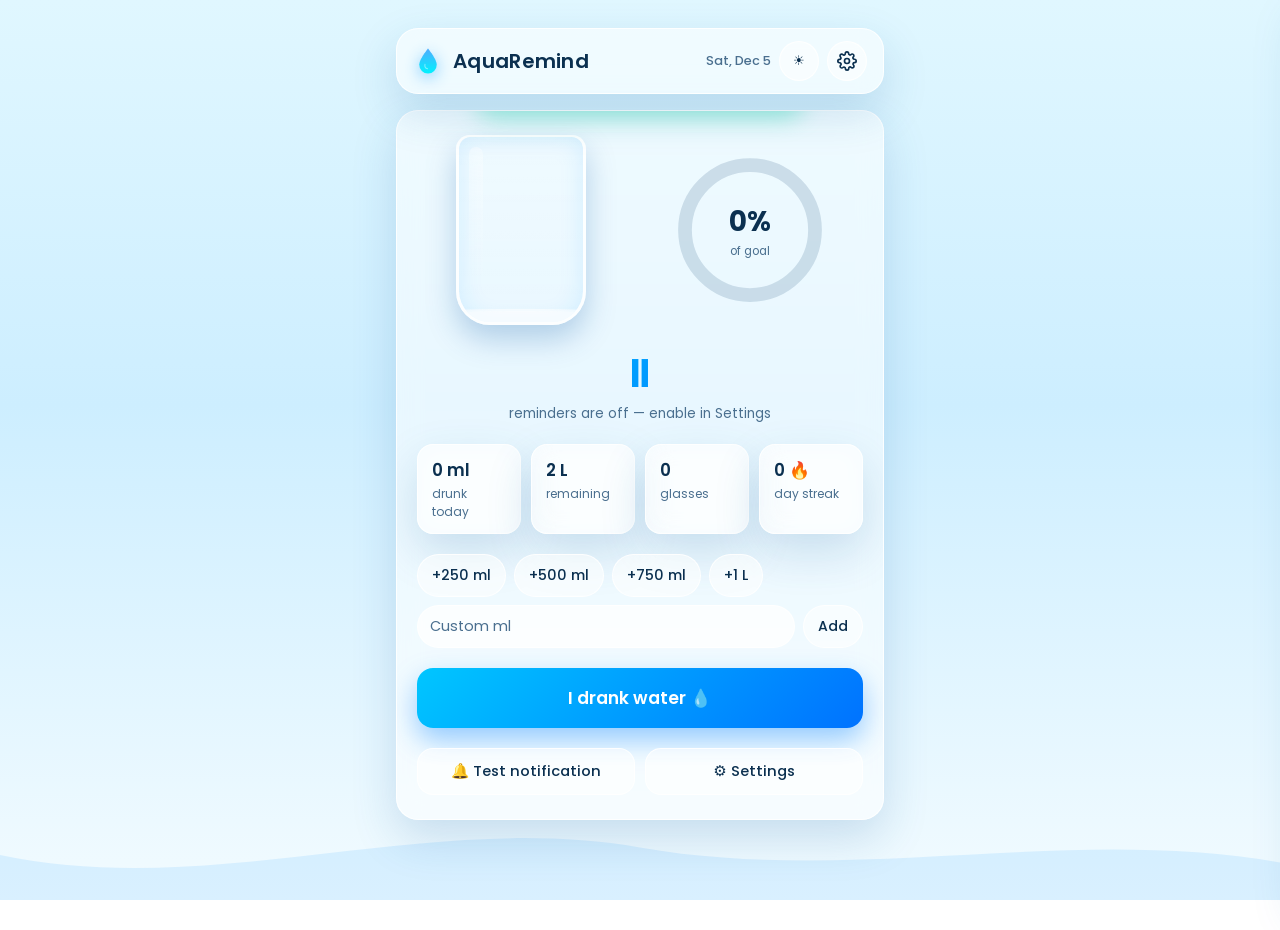
<file: index.html>
<!DOCTYPE html>
<html lang="en" data-theme="dark">

<head>
  <meta charset="UTF-8" />
  <meta name="viewport" content="width=device-width, initial-scale=1.0, viewport-fit=cover" />
  <title>AquaRemind — Hydration Reminder</title>
  <meta name="description"
    content="AquaRemind reminds you to drink water throughout the day with beautiful notifications and tracks your hydration." />
  <meta name="theme-color" content="#0a192f" />
  <link rel="manifest" href="manifest.json" />
  <link rel="icon" type="image/svg+xml" href="icon.svg" />
  <link rel="apple-touch-icon" href="icon.svg" />
  <link rel="preconnect" href="https://fonts.googleapis.com" />
  <link rel="preconnect" href="https://fonts.gstatic.com" crossorigin />
  <link href="https://fonts.googleapis.com/css2?family=Poppins:wght@300;400;500;600;700&display=swap"
    rel="stylesheet" />
  <link rel="stylesheet" href="styles.css" />
</head>

<body>

  <!-- Ambient animated background droplets (populated by JS) -->
  <div class="droplets" id="droplets" aria-hidden="true"></div>

  <!-- Soft wave divider at the bottom of the viewport -->
  <div class="bg-waves" aria-hidden="true">
    <svg viewBox="0 0 1440 120" preserveAspectRatio="none">
      <path d="M0,60 C240,120 480,0 720,50 C960,100 1200,20 1440,70 L1440,120 L0,120 Z"></path>
    </svg>
  </div>

  <div class="page">
    <!-- ============ HEADER ============ -->
    <header class="app-header glass">
      <div class="logo">
        <svg class="logo-drop" viewBox="0 0 24 24" aria-hidden="true">
          <defs>
            <linearGradient id="dropGrad" x1="0" y1="0" x2="0" y2="1">
              <stop offset="0%" stop-color="#4facfe" />
              <stop offset="100%" stop-color="#00f2fe" />
            </linearGradient>
          </defs>
          <path fill="url(#dropGrad)" d="M12 2C12 2 5 10.5 5 15a7 7 0 0 0 14 0C19 10.5 12 2 12 2z" />
          <path fill="rgba(255,255,255,.45)"
            d="M9.2 14.5a3.4 3.4 0 0 0 2.4 4.1c.5.1.7-.6.2-.8a2.6 2.6 0 0 1-1.8-3.1c.1-.5-.6-.7-.8-.2z" />
        </svg>
        <h1>AquaRemind</h1>
      </div>
      <div class="header-right">
        <span class="date-label" id="dateLabel"></span>
        <button class="icon-btn" id="themeQuickBtn" aria-label="Toggle dark / light mode" title="Toggle theme">
          <span class="theme-icon">🌙</span>
        </button>
        <button class="icon-btn" id="settingsBtn" aria-label="Open settings" aria-haspopup="dialog">
          <svg viewBox="0 0 24 24" width="20" height="20" fill="none" stroke="currentColor" stroke-width="2"
            stroke-linecap="round" stroke-linejoin="round" aria-hidden="true">
            <circle cx="12" cy="12" r="3"></circle>
            <path
              d="M19.4 15a1.65 1.65 0 0 0 .33 1.82l.06.06a2 2 0 1 1-2.83 2.83l-.06-.06a1.65 1.65 0 0 0-1.82-.33 1.65 1.65 0 0 0-1 1.51V21a2 2 0 1 1-4 0v-.09a1.65 1.65 0 0 0-1-1.51 1.65 1.65 0 0 0-1.82.33l-.06.06a2 2 0 1 1-2.83-2.83l.06-.06a1.65 1.65 0 0 0 .33-1.82 1.65 1.65 0 0 0-1.51-1H3a2 2 0 1 1 0-4h.09a1.65 1.65 0 0 0 1.51-1 1.65 1.65 0 0 0-.33-1.82l-.06-.06a2 2 0 1 1 2.83-2.83l.06.06a1.65 1.65 0 0 0 1.82.33h.01a1.65 1.65 0 0 0 1-1.51V3a2 2 0 1 1 4 0v.09a1.65 1.65 0 0 0 1 1.51h.01a1.65 1.65 0 0 0 1.82-.33l.06-.06a2 2 0 1 1 2.83 2.83l-.06.06a1.65 1.65 0 0 0-.33 1.82v.01a1.65 1.65 0 0 0 1.51 1H21a2 2 0 1 1 0 4h-.09a1.65 1.65 0 0 0-1.51 1z">
            </path>
          </svg>
        </button>
      </div>
    </header>

    <!-- ============ MAIN CARD ============ -->
    <main class="app-card glass" id="mainCard">

      <!-- Celebration confetti layer -->
      <div class="confetti" id="confetti" aria-hidden="true"></div>
      <div class="goal-banner" id="goalBanner" role="status">
        🏆 Goal reached! You're a hydration hero!
      </div>

      <!-- Hero: animated glass + progress ring -->
      <section class="hero" aria-label="Daily hydration progress">
        <div class="glass-cup" id="glassCup" aria-hidden="true">
          <div class="water" id="waterFill">
            <div class="wave wave1"></div>
            <div class="wave wave2"></div>
            <div class="bubbles">
              <span></span><span></span><span></span><span></span><span></span><span></span>
            </div>
          </div>
          <div class="cup-shine"></div>
        </div>

        <div class="ring-wrap" role="img" aria-label="Progress toward daily goal">
          <svg viewBox="0 0 120 120">
            <defs>
              <linearGradient id="ringGrad" x1="0" y1="0" x2="1" y2="1">
                <stop offset="0%" stop-color="#00c6ff" />
                <stop id="ringStop" offset="15%" stop-color="#00c6ff" />
                <stop offset="100%" stop-color="#00d9a3" />
              </linearGradient>
            </defs>
            <circle class="ring-bg" cx="60" cy="60" r="52" />
            <circle class="ring-fg" id="ringFg" cx="60" cy="60" r="52" />
          </svg>
          <div class="ring-label">
            <span id="pctLabel">0%</span>
            <small>of goal</small>
          </div>
        </div>
      </section>

      <!-- Countdown -->
      <section class="countdown-card" aria-live="off">
        <div class="countdown" id="countdown">--:--</div>
        <div class="countdown-sub" id="countdownSub">until next reminder</div>
      </section>

      <!-- Intake stats -->
      <section class="stats-grid">
        <div class="stat glass">
          <span class="stat-value" id="intakeAmount">0 ml</span>
          <span class="stat-label">drunk today</span>
        </div>
        <div class="stat glass">
          <span class="stat-value" id="remainingAmount">2000 ml</span>
          <span class="stat-label">remaining</span>
        </div>
        <div class="stat glass">
          <span class="stat-value" id="glassesCount">0</span>
          <span class="stat-label">glasses</span>
        </div>
        <div class="stat glass">
          <span class="stat-value" id="streakCount">0 🔥</span>
          <span class="stat-label">day streak</span>
        </div>
      </section>

      <!-- Quick add -->
      <section class="quick-add" aria-label="Quick add water">
        <button class="chip-btn quick-add-btn" data-ml="250">+250 ml</button>
        <button class="chip-btn quick-add-btn" data-ml="500">+500 ml</button>
        <button class="chip-btn quick-add-btn" data-ml="750">+750 ml</button>
        <button class="chip-btn quick-add-btn" data-ml="1000">+1 L</button>
        <div class="custom-add">
          <input type="number" id="customAmount" min="1" max="5000" step="50" placeholder="Custom ml"
            aria-label="Custom amount in milliliters" />
          <button class="chip-btn" id="customAddBtn">Add</button>
        </div>
      </section>

      <!-- Big log button -->
      <button class="btn-primary" id="drankBtn">I drank water 💧</button>

      <!-- Secondary actions -->
      <div class="actions-row">
        <button class="btn-secondary" id="testBtn">🔔 Test notification</button>
        <button class="btn-secondary" id="settingsBtn2">⚙️ Settings</button>
      </div>
    </main>
  </div>

  <!-- ============ SETTINGS DRAWER ============ -->
  <div class="overlay" id="overlay" hidden></div>
  <aside class="drawer glass" id="drawer" role="dialog" aria-modal="true" aria-label="Settings" hidden>
    <div class="drawer-header">
      <h2>Settings</h2>
      <button class="icon-btn" id="closeDrawerBtn" aria-label="Close settings">✕</button>
    </div>

    <div class="drawer-body">
      <!-- Toggles -->
      <section class="setting-section">
        <h3>General</h3>
        <label class="switch-row">
          <span>Notifications</span>
          <span class="switch">
            <input type="checkbox" id="notifToggle" />
            <span class="slider-ui"></span>
          </span>
        </label>
        <p class="perm-note" id="permNote" hidden>
          🚫 Notifications are blocked. Re-enable them in your browser's site settings
          (click the lock icon in the address bar → Permissions → Notifications → Allow), then reload.
        </p>
        <label class="switch-row">
          <span>Reminder sound</span>
          <span class="switch">
            <input type="checkbox" id="soundToggle" />
            <span class="slider-ui"></span>
          </span>
        </label>
        <label class="switch-row">
          <span>Dark mode</span>
          <span class="switch">
            <input type="checkbox" id="themeToggle" />
            <span class="slider-ui"></span>
          </span>
        </label>
        <label class="switch-row">
          <span>Pause reminders when goal met</span>
          <span class="switch">
            <input type="checkbox" id="pauseGoalToggle" />
            <span class="slider-ui"></span>
          </span>
        </label>
        <label class="switch-row">
          <span>Keep screen awake</span>
          <span class="switch">
            <input type="checkbox" id="wakeLockToggle" />
            <span class="slider-ui"></span>
          </span>
        </label>
        <p class="hint subtle">💡 Keep the tab open for the most reliable reminders. On Chrome/Edge, install the app
          (PWA) to unlock background-sync reminders even with the tab closed.</p>
      </section>

      <!-- Reminder interval -->
      <section class="setting-section">
        <h3>Reminder interval</h3>
        <div class="interval-label" id="intervalLabel">Every 30 minutes</div>
        <input type="range" id="intervalSlider" min="10" max="120" step="5" value="30"
          aria-label="Reminder interval in minutes" />
        <div class="range-marks"><span>10</span><span>120 min</span></div>
        <div class="inline-input">
          <label for="intervalInput">Exact value:</label>
          <input type="number" id="intervalInput" min="10" max="120" step="1" value="30" />
        </div>
        <p class="hint" id="intervalHint" role="alert"></p>
        <div class="presets" role="group" aria-label="Quick interval presets">
          <button class="chip-btn preset" data-min="10">10m</button>
          <button class="chip-btn preset" data-min="15">15m</button>
          <button class="chip-btn preset" data-min="30">30m</button>
          <button class="chip-btn preset" data-min="45">45m</button>
          <button class="chip-btn preset" data-min="60">60m</button>
          <button class="chip-btn preset" data-min="90">90m</button>
          <button class="chip-btn preset" data-min="120">120m</button>
        </div>
      </section>

      <!-- Active hours -->
      <section class="setting-section">
        <h3>Active hours</h3>
        <div class="hours-row">
          <select id="startHourSel" aria-label="Start hour"></select>
          <span>to</span>
          <select id="endHourSel" aria-label="End hour"></select>
        </div>
        <p class="hint subtle">No reminders outside this window.</p>
      </section>

      <!-- Daily goal -->
      <section class="setting-section">
        <h3>Daily goal</h3>
        <div class="inline-input">
          <input type="number" id="goalInput" min="500" max="10000" step="100" value="2000"
            aria-label="Daily goal in milliliters" />
          <span>ml / day</span>
        </div>
      </section>

      <!-- Data -->
      <section class="setting-section">
        <h3>Data</h3>
        <div class="actions-col">
          <button class="btn-secondary" id="exportBtn">⬇️ Export history (JSON)</button>
          <button class="btn-secondary danger" id="resetBtn">🗑️ Reset / clear all data</button>
        </div>
      </section>
    </div>
  </aside>

  <!-- Toasts -->
  <div class="toasts" id="toasts" aria-live="polite"></div>

  <script src="app.js" defer></script>
</body>

</html>
</file>
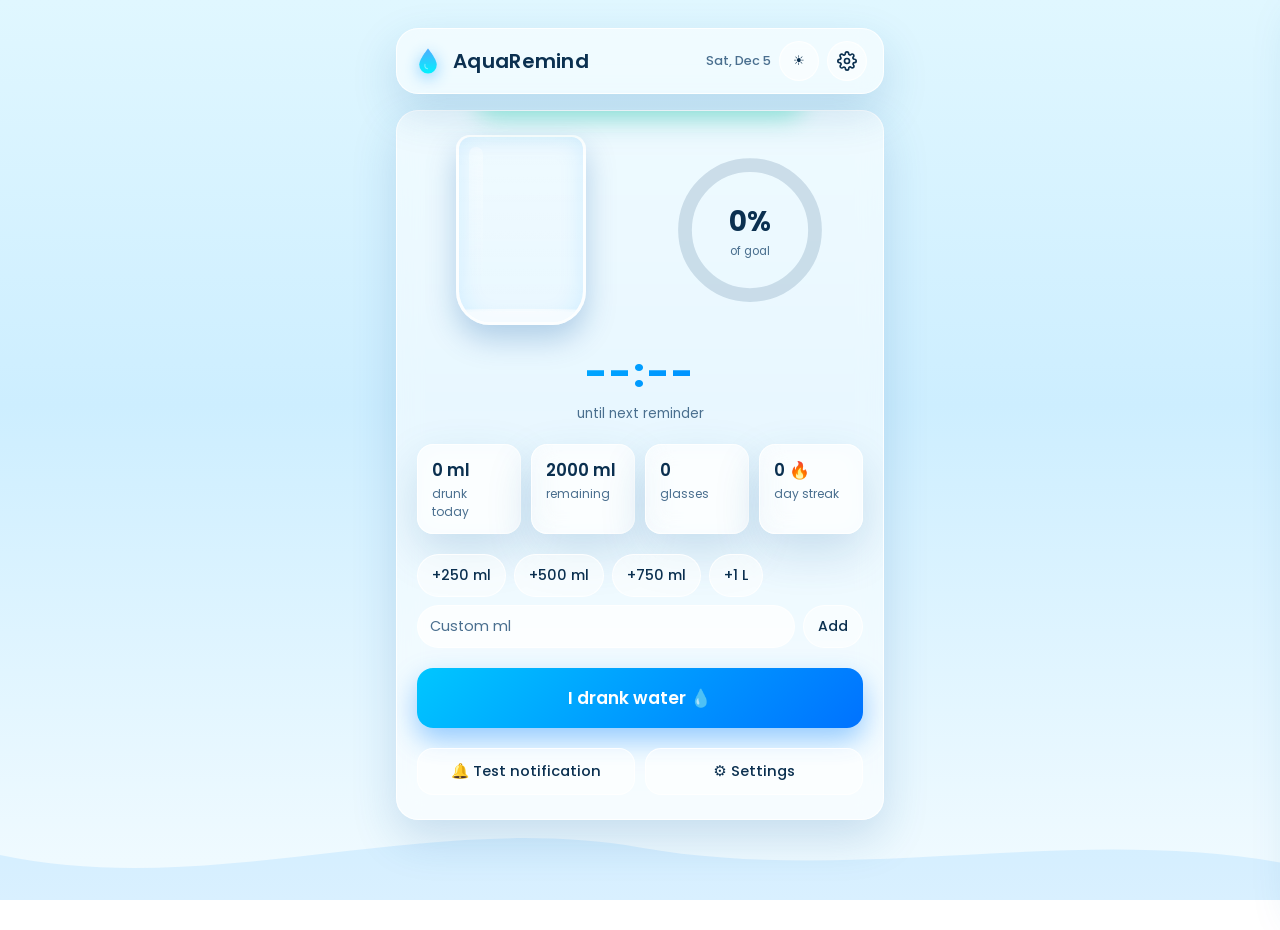
<file: index (1).html>
<!DOCTYPE html>
<html lang="en" data-theme="dark">
<head>
  <meta charset="UTF-8" />
  <meta name="viewport" content="width=device-width, initial-scale=1.0, viewport-fit=cover" />
  <title>AquaRemind — Hydration Reminder</title>
  <meta name="description" content="AquaRemind reminds you to drink water throughout the day with beautiful notifications and tracks your hydration." />
  <meta name="theme-color" content="#0a192f" />
  <link rel="manifest" href="manifest.json" />
  <link rel="icon" type="image/svg+xml" href="icon.svg" />
  <link rel="apple-touch-icon" href="icon.svg" />
  <link rel="preconnect" href="https://fonts.googleapis.com" />
  <link rel="preconnect" href="https://fonts.gstatic.com" crossorigin />
  <link href="https://fonts.googleapis.com/css2?family=Poppins:wght@300;400;500;600;700&display=swap" rel="stylesheet" />
  <link rel="stylesheet" href="styles.css" />
</head>
<body>

  <!-- Ambient animated background droplets (populated by JS) -->
  <div class="droplets" id="droplets" aria-hidden="true"></div>

  <!-- Soft wave divider at the bottom of the viewport -->
  <div class="bg-waves" aria-hidden="true">
    <svg viewBox="0 0 1440 120" preserveAspectRatio="none">
      <path d="M0,60 C240,120 480,0 720,50 C960,100 1200,20 1440,70 L1440,120 L0,120 Z"></path>
    </svg>
  </div>

  <div class="page">
    <!-- ============ HEADER ============ -->
    <header class="app-header glass">
      <div class="logo">
        <svg class="logo-drop" viewBox="0 0 24 24" aria-hidden="true">
          <defs>
            <linearGradient id="dropGrad" x1="0" y1="0" x2="0" y2="1">
              <stop offset="0%" stop-color="#4facfe" />
              <stop offset="100%" stop-color="#00f2fe" />
            </linearGradient>
          </defs>
          <path fill="url(#dropGrad)" d="M12 2C12 2 5 10.5 5 15a7 7 0 0 0 14 0C19 10.5 12 2 12 2z" />
          <path fill="rgba(255,255,255,.45)" d="M9.2 14.5a3.4 3.4 0 0 0 2.4 4.1c.5.1.7-.6.2-.8a2.6 2.6 0 0 1-1.8-3.1c.1-.5-.6-.7-.8-.2z" />
        </svg>
        <h1>AquaRemind</h1>
      </div>
      <div class="header-right">
        <span class="date-label" id="dateLabel"></span>
        <button class="icon-btn" id="themeQuickBtn" aria-label="Toggle dark / light mode" title="Toggle theme">
          <span class="theme-icon">🌙</span>
        </button>
        <button class="icon-btn" id="settingsBtn" aria-label="Open settings" aria-haspopup="dialog">
          <svg viewBox="0 0 24 24" width="20" height="20" fill="none" stroke="currentColor" stroke-width="2" stroke-linecap="round" stroke-linejoin="round" aria-hidden="true">
            <circle cx="12" cy="12" r="3"></circle>
            <path d="M19.4 15a1.65 1.65 0 0 0 .33 1.82l.06.06a2 2 0 1 1-2.83 2.83l-.06-.06a1.65 1.65 0 0 0-1.82-.33 1.65 1.65 0 0 0-1 1.51V21a2 2 0 1 1-4 0v-.09a1.65 1.65 0 0 0-1-1.51 1.65 1.65 0 0 0-1.82.33l-.06.06a2 2 0 1 1-2.83-2.83l.06-.06a1.65 1.65 0 0 0 .33-1.82 1.65 1.65 0 0 0-1.51-1H3a2 2 0 1 1 0-4h.09a1.65 1.65 0 0 0 1.51-1 1.65 1.65 0 0 0-.33-1.82l-.06-.06a2 2 0 1 1 2.83-2.83l.06.06a1.65 1.65 0 0 0 1.82.33h.01a1.65 1.65 0 0 0 1-1.51V3a2 2 0 1 1 4 0v.09a1.65 1.65 0 0 0 1 1.51h.01a1.65 1.65 0 0 0 1.82-.33l.06-.06a2 2 0 1 1 2.83 2.83l-.06.06a1.65 1.65 0 0 0-.33 1.82v.01a1.65 1.65 0 0 0 1.51 1H21a2 2 0 1 1 0 4h-.09a1.65 1.65 0 0 0-1.51 1z"></path>
          </svg>
        </button>
      </div>
    </header>

    <!-- ============ MAIN CARD ============ -->
    <main class="app-card glass" id="mainCard">

      <!-- Celebration confetti layer -->
      <div class="confetti" id="confetti" aria-hidden="true"></div>
      <div class="goal-banner" id="goalBanner" role="status">
        🏆 Goal reached! You're a hydration hero!
      </div>

      <!-- Hero: animated glass + progress ring -->
      <section class="hero" aria-label="Daily hydration progress">
        <div class="glass-cup" id="glassCup" aria-hidden="true">
          <div class="water" id="waterFill">
            <div class="wave wave1"></div>
            <div class="wave wave2"></div>
            <div class="bubbles">
              <span></span><span></span><span></span><span></span><span></span><span></span>
            </div>
          </div>
          <div class="cup-shine"></div>
        </div>

        <div class="ring-wrap" role="img" aria-label="Progress toward daily goal">
          <svg viewBox="0 0 120 120">
            <defs>
              <linearGradient id="ringGrad" x1="0" y1="0" x2="1" y2="1">
                <stop offset="0%" stop-color="#00c6ff" />
                <stop id="ringStop" offset="15%" stop-color="#00c6ff" />
                <stop offset="100%" stop-color="#00d9a3" />
              </linearGradient>
            </defs>
            <circle class="ring-bg" cx="60" cy="60" r="52" />
            <circle class="ring-fg" id="ringFg" cx="60" cy="60" r="52" />
          </svg>
          <div class="ring-label">
            <span id="pctLabel">0%</span>
            <small>of goal</small>
          </div>
        </div>
      </section>

      <!-- Countdown -->
      <section class="countdown-card" aria-live="off">
        <div class="countdown" id="countdown">--:--</div>
        <div class="countdown-sub" id="countdownSub">until next reminder</div>
      </section>

      <!-- Intake stats -->
      <section class="stats-grid">
        <div class="stat glass">
          <span class="stat-value" id="intakeAmount">0 ml</span>
          <span class="stat-label">drunk today</span>
        </div>
        <div class="stat glass">
          <span class="stat-value" id="remainingAmount">2000 ml</span>
          <span class="stat-label">remaining</span>
        </div>
        <div class="stat glass">
          <span class="stat-value" id="glassesCount">0</span>
          <span class="stat-label">glasses</span>
        </div>
        <div class="stat glass">
          <span class="stat-value" id="streakCount">0 🔥</span>
          <span class="stat-label">day streak</span>
        </div>
      </section>

      <!-- Quick add -->
      <section class="quick-add" aria-label="Quick add water">
        <button class="chip-btn quick-add-btn" data-ml="250">+250 ml</button>
        <button class="chip-btn quick-add-btn" data-ml="500">+500 ml</button>
        <button class="chip-btn quick-add-btn" data-ml="750">+750 ml</button>
        <button class="chip-btn quick-add-btn" data-ml="1000">+1 L</button>
        <div class="custom-add">
          <input type="number" id="customAmount" min="1" max="5000" step="50" placeholder="Custom ml" aria-label="Custom amount in milliliters" />
          <button class="chip-btn" id="customAddBtn">Add</button>
        </div>
      </section>

      <!-- Big log button -->
      <button class="btn-primary" id="drankBtn">I drank water 💧</button>

      <!-- Secondary actions -->
      <div class="actions-row">
        <button class="btn-secondary" id="testBtn">🔔 Test notification</button>
        <button class="btn-secondary" id="settingsBtn2">⚙️ Settings</button>
      </div>
    </main>
  </div>

  <!-- ============ SETTINGS DRAWER ============ -->
  <div class="overlay" id="overlay" hidden></div>
  <aside class="drawer glass" id="drawer" role="dialog" aria-modal="true" aria-label="Settings" hidden>
    <div class="drawer-header">
      <h2>Settings</h2>
      <button class="icon-btn" id="closeDrawerBtn" aria-label="Close settings">✕</button>
    </div>

    <div class="drawer-body">
      <!-- Toggles -->
      <section class="setting-section">
        <h3>General</h3>
        <label class="switch-row">
          <span>Notifications</span>
          <span class="switch">
            <input type="checkbox" id="notifToggle" />
            <span class="slider-ui"></span>
          </span>
        </label>
        <p class="perm-note" id="permNote" hidden>
          🚫 Notifications are blocked. Re-enable them in your browser's site settings
          (click the lock icon in the address bar → Permissions → Notifications → Allow), then reload.
        </p>
        <label class="switch-row">
          <span>Reminder sound</span>
          <span class="switch">
            <input type="checkbox" id="soundToggle" />
            <span class="slider-ui"></span>
          </span>
        </label>
        <label class="switch-row">
          <span>Dark mode</span>
          <span class="switch">
            <input type="checkbox" id="themeToggle" />
            <span class="slider-ui"></span>
          </span>
        </label>
        <label class="switch-row">
          <span>Pause reminders when goal met</span>
          <span class="switch">
            <input type="checkbox" id="pauseGoalToggle" />
            <span class="slider-ui"></span>
          </span>
        </label>
      </section>

      <!-- Reminder interval -->
      <section class="setting-section">
        <h3>Reminder interval</h3>
        <div class="interval-label" id="intervalLabel">Every 30 minutes</div>
        <input type="range" id="intervalSlider" min="10" max="120" step="5" value="30"
               aria-label="Reminder interval in minutes" />
        <div class="range-marks"><span>10</span><span>120 min</span></div>
        <div class="inline-input">
          <label for="intervalInput">Exact value:</label>
          <input type="number" id="intervalInput" min="10" max="120" step="1" value="30" />
        </div>
        <p class="hint" id="intervalHint" role="alert"></p>
        <div class="presets" role="group" aria-label="Quick interval presets">
          <button class="chip-btn preset" data-min="10">10m</button>
          <button class="chip-btn preset" data-min="15">15m</button>
          <button class="chip-btn preset" data-min="30">30m</button>
          <button class="chip-btn preset" data-min="45">45m</button>
          <button class="chip-btn preset" data-min="60">60m</button>
          <button class="chip-btn preset" data-min="90">90m</button>
          <button class="chip-btn preset" data-min="120">120m</button>
        </div>
      </section>

      <!-- Active hours -->
      <section class="setting-section">
        <h3>Active hours</h3>
        <div class="hours-row">
          <select id="startHourSel" aria-label="Start hour"></select>
          <span>to</span>
          <select id="endHourSel" aria-label="End hour"></select>
        </div>
        <p class="hint subtle">No reminders outside this window.</p>
      </section>

      <!-- Daily goal -->
      <section class="setting-section">
        <h3>Daily goal</h3>
        <div class="inline-input">
          <input type="number" id="goalInput" min="500" max="10000" step="100" value="2000" aria-label="Daily goal in milliliters" />
          <span>ml / day</span>
        </div>
      </section>

      <!-- Data -->
      <section class="setting-section">
        <h3>Data</h3>
        <div class="actions-col">
          <button class="btn-secondary" id="exportBtn">⬇️ Export history (JSON)</button>
          <button class="btn-secondary danger" id="resetBtn">🗑️ Reset / clear all data</button>
        </div>
      </section>
    </div>
  </aside>

  <!-- Toasts -->
  <div class="toasts" id="toasts" aria-live="polite"></div>

  <script src="app.js" defer></script>
</body>
</html>
</file>
<file: styles.css>
/* ==========================================================================
   AquaRemind — water-themed styles
   Dark mode = deep ocean night · Light mode = clear sky day
   ========================================================================== */

/* ---------- Design tokens ---------- */
:root {
  --radius-lg: 22px;
  --radius-md: 16px;
  --radius-sm: 12px;
  --transition: all 0.25s ease;
  --font: 'Poppins', system-ui, -apple-system, 'Segoe UI', Roboto, sans-serif;

  /* Gradients */
  --grad-primary: linear-gradient(135deg, #00c6ff 0%, #0072ff 100%);
  --grad-mint: linear-gradient(135deg, #00d9a3 0%, #00c6ff 100%);

  /* Dark (default): deep ocean */
  --bg: radial-gradient(1200px 800px at 80% -10%, #123a5e 0%, transparent 55%),
        radial-gradient(900px 700px at -10% 110%, #0b3a4a 0%, transparent 50%),
        #0a192f;
  --text: #e6f1ff;
  --text-dim: #8fa8c7;
  --glass-bg: rgba(255, 255, 255, 0.06);
  --glass-border: rgba(255, 255, 255, 0.16);
  --glass-shadow: 0 18px 50px rgba(2, 12, 27, 0.55);
  --water-a: #00c6ff;
  --water-b: #0072ff;
  --wave-tint: rgba(255, 255, 255, 0.28);
  --input-bg: rgba(255, 255, 255, 0.08);
  --track: rgba(255, 255, 255, 0.15);
}

[data-theme='light'] {
  --bg: linear-gradient(180deg, #e0f7ff 0%, #cdeeff 45%, #f2fbff 100%);
  --text: #0b3050;
  --text-dim: #4a6f8f;
  --glass-bg: rgba(255, 255, 255, 0.55);
  --glass-border: rgba(255, 255, 255, 0.85);
  --glass-shadow: 0 18px 45px rgba(30, 100, 160, 0.18);
  --water-a: #4facfe;
  --water-b: #00c6ff;
  --wave-tint: rgba(255, 255, 255, 0.55);
  --input-bg: rgba(255, 255, 255, 0.75);
  --track: rgba(10, 60, 110, 0.15);
}

/* ---------- Base ---------- */
*, *::before, *::after { box-sizing: border-box; margin: 0; padding: 0; }

html { -webkit-text-size-adjust: 100%; }

body {
  font-family: var(--font);
  color: var(--text);
  background: var(--bg);
  background-attachment: fixed;
  min-height: 100vh;
  min-height: 100dvh;
  overflow-x: hidden;
  transition: background 0.4s ease, color 0.4s ease;
}

button { font-family: inherit; cursor: pointer; }
input, select { font-family: inherit; }

:focus-visible {
  outline: 3px solid #00c6ff;
  outline-offset: 2px;
  border-radius: 6px;
}

/* ---------- Glassmorphism helper ---------- */
.glass {
  background: var(--glass-bg);
  -webkit-backdrop-filter: blur(12px);
  backdrop-filter: blur(12px);
  border: 1px solid var(--glass-border);
  box-shadow: var(--glass-shadow);
}

/* ---------- Ambient droplets ---------- */
.droplets { position: fixed; inset: 0; pointer-events: none; z-index: 0; overflow: hidden; }

.droplet {
  position: absolute;
  top: -40px;
  width: 10px; height: 14px;
  background: linear-gradient(180deg, rgba(120, 210, 255, 0.35), rgba(0, 150, 255, 0.12));
  border-radius: 50% 50% 60% 60% / 40% 40% 70% 70%;
  opacity: 0.5;
  animation: dropletFall linear infinite;
}

@keyframes dropletFall {
  0%   { transform: translateY(-5vh) scale(0.7); opacity: 0; }
  10%  { opacity: 0.5; }
  90%  { opacity: 0.4; }
  100% { transform: translateY(108vh) scale(1.1); opacity: 0; }
}

/* ---------- Bottom wave divider ---------- */
.bg-waves {
  position: fixed; left: 0; right: 0; bottom: 0; height: 90px;
  pointer-events: none; z-index: 0;
}
.bg-waves svg { width: 100%; height: 100%; display: block; }
.bg-waves path {
  fill: rgba(0, 150, 255, 0.10);
  animation: waveDrift 12s ease-in-out infinite alternate;
}
@keyframes waveDrift {
  from { transform: translateX(0); }
  to   { transform: translateX(-40px); }
}

/* ---------- Page layout ---------- */
.page {
  position: relative; z-index: 1;
  max-width: 520px;
  margin: 0 auto;
  padding: 16px 16px 110px;
  display: flex; flex-direction: column; gap: 16px;
}

/* ---------- Header ---------- */
.app-header {
  display: flex; align-items: center; justify-content: space-between;
  padding: 12px 16px;
  border-radius: var(--radius-lg);
  position: sticky; top: 10px; z-index: 20;
}
.logo { display: flex; align-items: center; gap: 10px; }
.logo h1 { font-size: 1.25rem; font-weight: 600; letter-spacing: 0.3px; }
.logo-drop { width: 30px; height: 30px; animation: dropBob 3.5s ease-in-out infinite; filter: drop-shadow(0 4px 8px rgba(0, 150, 255, 0.45)); }
@keyframes dropBob { 0%,100% { transform: translateY(0); } 50% { transform: translateY(-4px); } }

.header-right { display: flex; align-items: center; gap: 8px; }
.date-label { font-size: 0.8rem; color: var(--text-dim); font-weight: 500; }

.icon-btn {
  display: inline-flex; align-items: center; justify-content: center;
  width: 40px; height: 40px;
  border-radius: 50%;
  border: 1px solid var(--glass-border);
  background: var(--glass-bg);
  color: var(--text);
  transition: var(--transition);
}
.icon-btn:hover { transform: scale(1.08); background: rgba(0, 198, 255, 0.15); }
.icon-btn:active { transform: scale(0.94); }

/* ---------- Main card ---------- */
.app-card {
  position: relative;
  border-radius: var(--radius-lg);
  padding: 24px 20px;
  display: flex; flex-direction: column; gap: 20px;
  overflow: hidden;
}

/* ---------- Hero: glass + ring ---------- */
.hero {
  display: flex; align-items: center; justify-content: space-around; gap: 12px;
}

/* Animated water glass */
.glass-cup {
  position: relative;
  width: 130px; height: 190px;
  border: 3px solid var(--glass-border);
  border-top-width: 2px;
  border-radius: 14px 14px 34px 34px;
  overflow: hidden;
  background: linear-gradient(180deg, rgba(255,255,255,0.05), rgba(255,255,255,0.01));
  box-shadow: inset 0 0 24px rgba(0, 150, 255, 0.12), 0 14px 30px rgba(0, 80, 160, 0.25);
  transition: transform 0.4s cubic-bezier(0.34, 1.56, 0.64, 1);
}
.glass-cup.bounce { animation: glassBounce 0.6s cubic-bezier(0.34, 1.56, 0.64, 1); }
@keyframes glassBounce {
  0%   { transform: scale(1); }
  35%  { transform: scale(1.07, 0.93); }
  70%  { transform: scale(0.97, 1.04); }
  100% { transform: scale(1); }
}

.water {
  position: absolute; left: 0; right: 0; bottom: 0;
  height: 0%;
  background: linear-gradient(180deg, var(--water-a), var(--water-b));
  transition: height 1s cubic-bezier(0.4, 0, 0.2, 1);
}

/* Wavy surface: two counter-rotating ellipses */
.wave {
  position: absolute;
  top: -13px; left: -55%;
  width: 210%; height: 26px;
  border-radius: 42%;
  background: var(--wave-tint);
  animation: spinWave 5.5s linear infinite;
}
.wave2 {
  top: -11px;
  border-radius: 46%;
  opacity: 0.6;
  animation-duration: 8.5s;
  animation-direction: reverse;
}
@keyframes spinWave { to { transform: rotate(360deg); } }

/* Bubbles */
.bubbles span {
  position: absolute;
  bottom: 6px;
  width: 7px; height: 7px;
  border-radius: 50%;
  background: rgba(255, 255, 255, 0.5);
  animation: bubbleRise 3.2s ease-in infinite;
  opacity: 0;
}
.bubbles span:nth-child(1) { left: 18%; animation-delay: 0.2s; }
.bubbles span:nth-child(2) { left: 38%; animation-delay: 1.1s; width: 5px; height: 5px; }
.bubbles span:nth-child(3) { left: 55%; animation-delay: 2.0s; }
.bubbles span:nth-child(4) { left: 70%; animation-delay: 0.7s; width: 4px; height: 4px; }
.bubbles span:nth-child(5) { left: 82%; animation-delay: 1.6s; }
.bubbles span:nth-child(6) { left: 28%; animation-delay: 2.6s; width: 4px; height: 4px; }
@keyframes bubbleRise {
  0%   { transform: translateY(0) scale(0.6); opacity: 0; }
  15%  { opacity: 0.8; }
  100% { transform: translateY(-140px) scale(1.1); opacity: 0; }
}

.cup-shine {
  position: absolute; top: 10px; left: 10px;
  width: 14px; height: 70%;
  border-radius: 10px;
  background: linear-gradient(180deg, rgba(255,255,255,0.35), transparent);
  pointer-events: none;
}

/* Progress ring */
.ring-wrap { position: relative; width: 150px; height: 150px; }
.ring-wrap svg { width: 100%; height: 100%; transform: rotate(-90deg); }
.ring-bg { fill: none; stroke: var(--track); stroke-width: 11; }
.ring-fg {
  fill: none;
  stroke: url(#ringGrad);
  stroke-width: 11;
  stroke-linecap: round;
  stroke-dasharray: 326.7;
  stroke-dashoffset: 326.7;
  transition: stroke-dashoffset 1s cubic-bezier(0.4, 0, 0.2, 1);
  filter: drop-shadow(0 0 6px rgba(0, 198, 255, 0.6));
}
.ring-label {
  position: absolute; inset: 0;
  display: flex; flex-direction: column; align-items: center; justify-content: center;
}
.ring-label span { font-size: 1.7rem; font-weight: 700; }
.ring-label small { color: var(--text-dim); font-size: 0.72rem; }

/* Glow + shake when goal reached */
.app-card.celebrating .ring-fg {
  filter: drop-shadow(0 0 14px rgba(0, 217, 163, 0.9));
}
.goal-banner {
  position: absolute; top: 12px; left: 50%;
  transform: translate(-50%, -140%);
  background: var(--grad-mint);
  color: #04321f;
  font-weight: 600; font-size: 0.85rem;
  padding: 8px 16px; border-radius: 999px;
  box-shadow: 0 8px 24px rgba(0, 217, 163, 0.4);
  transition: transform 0.5s cubic-bezier(0.34, 1.56, 0.64, 1);
  white-space: nowrap;
  z-index: 5;
}
.app-card.celebrating .goal-banner { transform: translate(-50%, 0); }

/* Droplet confetti */
.confetti { position: absolute; inset: 0; pointer-events: none; overflow: hidden; z-index: 4; }
.confetti span {
  position: absolute;
  top: -20px;
  width: 9px; height: 13px;
  background: linear-gradient(180deg, #00f2fe, #0072ff);
  border-radius: 50% 50% 60% 60% / 40% 40% 70% 70%;
  animation: confettiFall 2.4s ease-in forwards;
}
@keyframes confettiFall {
  0%   { transform: translateY(0) rotate(0deg); opacity: 1; }
  100% { transform: translateY(420px) rotate(320deg); opacity: 0; }
}

/* ---------- Countdown ---------- */
.countdown-card { text-align: center; }
.countdown {
  font-size: 2.4rem; font-weight: 700; letter-spacing: 2px;
  font-variant-numeric: tabular-nums;
  background: var(--grad-primary);
  -webkit-background-clip: text; background-clip: text;
  -webkit-text-fill-color: transparent; color: transparent;
}
.countdown.pulse { animation: pulse 1s ease infinite; }
@keyframes pulse { 0%,100% { transform: scale(1); opacity: 1; } 50% { transform: scale(1.06); opacity: 0.85; } }
.countdown-sub { color: var(--text-dim); font-size: 0.85rem; margin-top: 2px; }

/* ---------- Stats ---------- */
.stats-grid {
  display: grid;
  grid-template-columns: repeat(2, 1fr);
  gap: 10px;
}
.stat {
  border-radius: var(--radius-md);
  padding: 12px 14px;
  display: flex; flex-direction: column; gap: 2px;
}
.stat-value { font-weight: 600; font-size: 1.05rem; }
.stat-label { color: var(--text-dim); font-size: 0.75rem; }

/* ---------- Quick add ---------- */
.quick-add { display: flex; flex-wrap: wrap; gap: 8px; }
.chip-btn {
  padding: 10px 14px;
  border-radius: 999px;
  border: 1px solid var(--glass-border);
  background: var(--glass-bg);
  color: var(--text);
  font-weight: 500; font-size: 0.88rem;
  transition: var(--transition);
  position: relative; overflow: hidden;
}
.chip-btn:hover { background: rgba(0, 198, 255, 0.18); transform: scale(1.05); }
.chip-btn:active { transform: scale(0.95); }
.chip-btn.active { background: var(--grad-primary); color: #fff; border-color: transparent; }

.custom-add { display: flex; gap: 8px; flex: 1 1 160px; }
.custom-add input {
  flex: 1; min-width: 0;
  padding: 10px 12px;
  border-radius: 999px;
  border: 1px solid var(--glass-border);
  background: var(--input-bg);
  color: var(--text);
  font-size: 0.9rem;
}
.custom-add input::placeholder { color: var(--text-dim); }

/* ---------- Buttons ---------- */
.btn-primary {
  position: relative; overflow: hidden;
  padding: 17px 20px;
  border: none;
  border-radius: var(--radius-md);
  background: var(--grad-primary);
  color: #fff;
  font-size: 1.08rem; font-weight: 600;
  box-shadow: 0 12px 28px rgba(0, 130, 255, 0.4);
  transition: var(--transition);
  min-height: 56px; /* thumb-friendly */
}
.btn-primary:hover { transform: scale(1.03); box-shadow: 0 16px 34px rgba(0, 130, 255, 0.5); }
.btn-primary:active { transform: scale(0.97); }

.btn-secondary {
  position: relative; overflow: hidden;
  padding: 12px 16px;
  border-radius: var(--radius-md);
  border: 1px solid var(--glass-border);
  background: var(--glass-bg);
  color: var(--text);
  font-weight: 500; font-size: 0.92rem;
  transition: var(--transition);
}
.btn-secondary:hover { background: rgba(0, 198, 255, 0.15); transform: scale(1.03); }
.btn-secondary:active { transform: scale(0.96); }
.btn-secondary.danger { color: #ff7b8a; border-color: rgba(255, 123, 138, 0.35); }
.btn-secondary.danger:hover { background: rgba(255, 90, 110, 0.12); }

.actions-row { display: flex; gap: 10px; }
.actions-row > * { flex: 1; }
.actions-col { display: flex; flex-direction: column; gap: 8px; }

/* Ripple effect on click */
.ripple {
  position: absolute;
  border-radius: 50%;
  background: rgba(255, 255, 255, 0.45);
  transform: scale(0);
  animation: rippleAnim 0.6s ease-out forwards;
  pointer-events: none;
}
@keyframes rippleAnim { to { transform: scale(4); opacity: 0; } }

/* ---------- Settings drawer ---------- */
.overlay {
  position: fixed; inset: 0;
  background: rgba(3, 10, 22, 0.55);
  -webkit-backdrop-filter: blur(3px); backdrop-filter: blur(3px);
  z-index: 40;
  opacity: 0; transition: opacity 0.3s ease;
}
.overlay.show { opacity: 1; }

.drawer {
  position: fixed; top: 0; right: 0; bottom: 0;
  width: min(400px, 92vw);
  z-index: 50;
  border-radius: 0;
  border-right: none;
  transform: translateX(105%);
  transition: transform 0.35s cubic-bezier(0.4, 0, 0.2, 1);
  display: flex; flex-direction: column;
}
.drawer.show { transform: translateX(0); }

.drawer-header {
  display: flex; align-items: center; justify-content: space-between;
  padding: 18px 20px;
  border-bottom: 1px solid var(--glass-border);
}
.drawer-header h2 { font-size: 1.15rem; }

.drawer-body { overflow-y: auto; padding: 18px 20px 40px; display: flex; flex-direction: column; gap: 24px; }

.setting-section h3 {
  font-size: 0.78rem; text-transform: uppercase; letter-spacing: 1.2px;
  color: var(--text-dim); margin-bottom: 12px; font-weight: 600;
}

/* Switch rows */
.switch-row {
  display: flex; align-items: center; justify-content: space-between;
  padding: 9px 0;
  font-size: 0.95rem;
  cursor: pointer;
}
.switch { position: relative; display: inline-block; width: 50px; height: 28px; flex-shrink: 0; }
.switch input { opacity: 0; width: 0; height: 0; }
.slider-ui {
  position: absolute; inset: 0;
  border-radius: 999px;
  background: var(--track);
  transition: var(--transition);
}
.slider-ui::before {
  content: '';
  position: absolute;
  width: 22px; height: 22px;
  left: 3px; top: 3px;
  border-radius: 50%;
  background: #fff;
  box-shadow: 0 2px 6px rgba(0, 0, 0, 0.3);
  transition: var(--transition);
}
.switch input:checked + .slider-ui { background: var(--grad-primary); }
.switch input:checked + .slider-ui::before { transform: translateX(22px); }
.switch input:focus-visible + .slider-ui { outline: 3px solid #00c6ff; outline-offset: 2px; }

.perm-note {
  font-size: 0.82rem; line-height: 1.5;
  background: rgba(255, 123, 138, 0.12);
  border: 1px solid rgba(255, 123, 138, 0.3);
  color: #ff9aa6;
  padding: 10px 12px; border-radius: var(--radius-sm);
  margin: 6px 0 10px;
}
[data-theme='light'] .perm-note { color: #b23140; }

/* Interval slider */
.interval-label { font-weight: 600; font-size: 1.05rem; margin-bottom: 10px; }

input[type='range'] {
  -webkit-appearance: none; appearance: none;
  width: 100%; height: 8px;
  border-radius: 999px;
  background: var(--track);
  outline-offset: 4px;
}
input[type='range']::-webkit-slider-thumb {
  -webkit-appearance: none; appearance: none;
  width: 26px; height: 26px;
  border-radius: 50%;
  background: var(--grad-primary);
  border: 3px solid #fff;
  box-shadow: 0 4px 12px rgba(0, 130, 255, 0.5);
  cursor: grab;
  transition: transform 0.15s ease;
}
input[type='range']::-webkit-slider-thumb:hover { transform: scale(1.15); }
input[type='range']::-moz-range-thumb {
  width: 22px; height: 22px;
  border-radius: 50%;
  background: #0072ff;
  border: 3px solid #fff;
  box-shadow: 0 4px 12px rgba(0, 130, 255, 0.5);
  cursor: grab;
}
.range-marks { display: flex; justify-content: space-between; font-size: 0.72rem; color: var(--text-dim); margin-top: 6px; }

.inline-input { display: flex; align-items: center; gap: 10px; margin-top: 14px; font-size: 0.9rem; }
.inline-input input, .hours-row select {
  padding: 10px 12px;
  width: 110px;
  border-radius: var(--radius-sm);
  border: 1px solid var(--glass-border);
  background: var(--input-bg);
  color: var(--text);
  font-size: 0.95rem;
}
.hours-row select { width: auto; flex: 1; }
.hours-row { display: flex; align-items: center; gap: 10px; }

.hint { font-size: 0.8rem; color: #ffb84d; min-height: 1.1em; margin-top: 8px; }
.hint.subtle { color: var(--text-dim); }

.presets { display: flex; flex-wrap: wrap; gap: 7px; margin-top: 12px; }
.presets .chip-btn { padding: 7px 12px; font-size: 0.8rem; }

/* ---------- Toasts ---------- */
.toasts {
  position: fixed; left: 50%; bottom: 22px;
  transform: translateX(-50%);
  display: flex; flex-direction: column; align-items: center; gap: 8px;
  z-index: 100;
  width: min(92vw, 420px);
  pointer-events: none;
}
.toast {
  background: var(--glass-bg);
  -webkit-backdrop-filter: blur(14px); backdrop-filter: blur(14px);
  border: 1px solid var(--glass-border);
  box-shadow: var(--glass-shadow);
  color: var(--text);
  padding: 12px 18px;
  border-radius: 999px;
  font-size: 0.88rem; font-weight: 500;
  animation: toastIn 0.35s cubic-bezier(0.34, 1.56, 0.64, 1) forwards;
  max-width: 100%;
  text-align: center;
}
.toast.out { animation: toastOut 0.3s ease forwards; }
.toast.success { border-color: rgba(0, 217, 163, 0.5); }
.toast.error { border-color: rgba(255, 123, 138, 0.55); }
@keyframes toastIn {
  from { transform: translateY(30px); opacity: 0; }
  to   { transform: translateY(0); opacity: 1; }
}
@keyframes toastOut {
  to { transform: translateY(20px); opacity: 0; }
}

/* ---------- Responsive ---------- */
@media (min-width: 560px) {
  .page { padding-top: 28px; }
  .stats-grid { grid-template-columns: repeat(4, 1fr); }
}

@media (max-width: 380px) {
  .hero { flex-direction: column; }
  .countdown { font-size: 2rem; }
}

/* ---------- Reduced motion ---------- */
@media (prefers-reduced-motion: reduce) {
  *, *::before, *::after { animation-duration: 0.01ms !important; animation-iteration-count: 1 !important; transition-duration: 0.01ms !important; }
}
</file>
